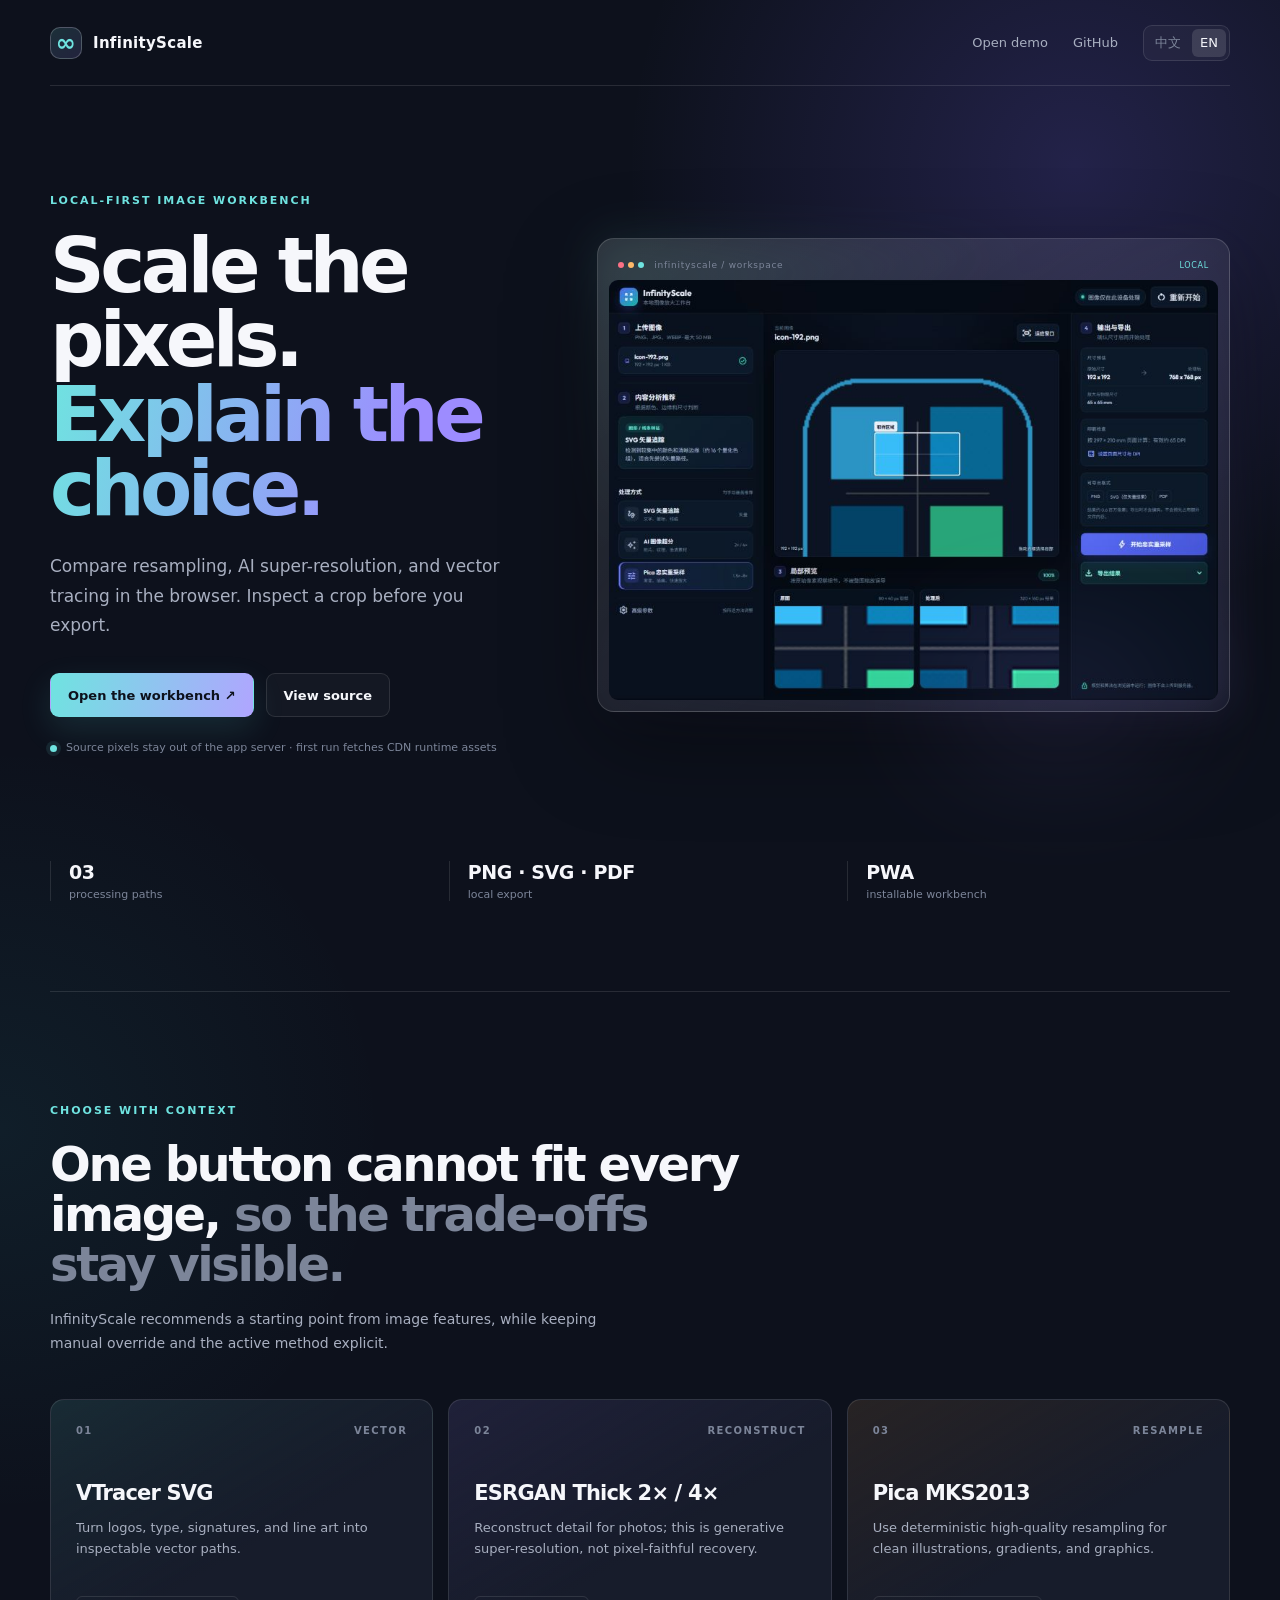
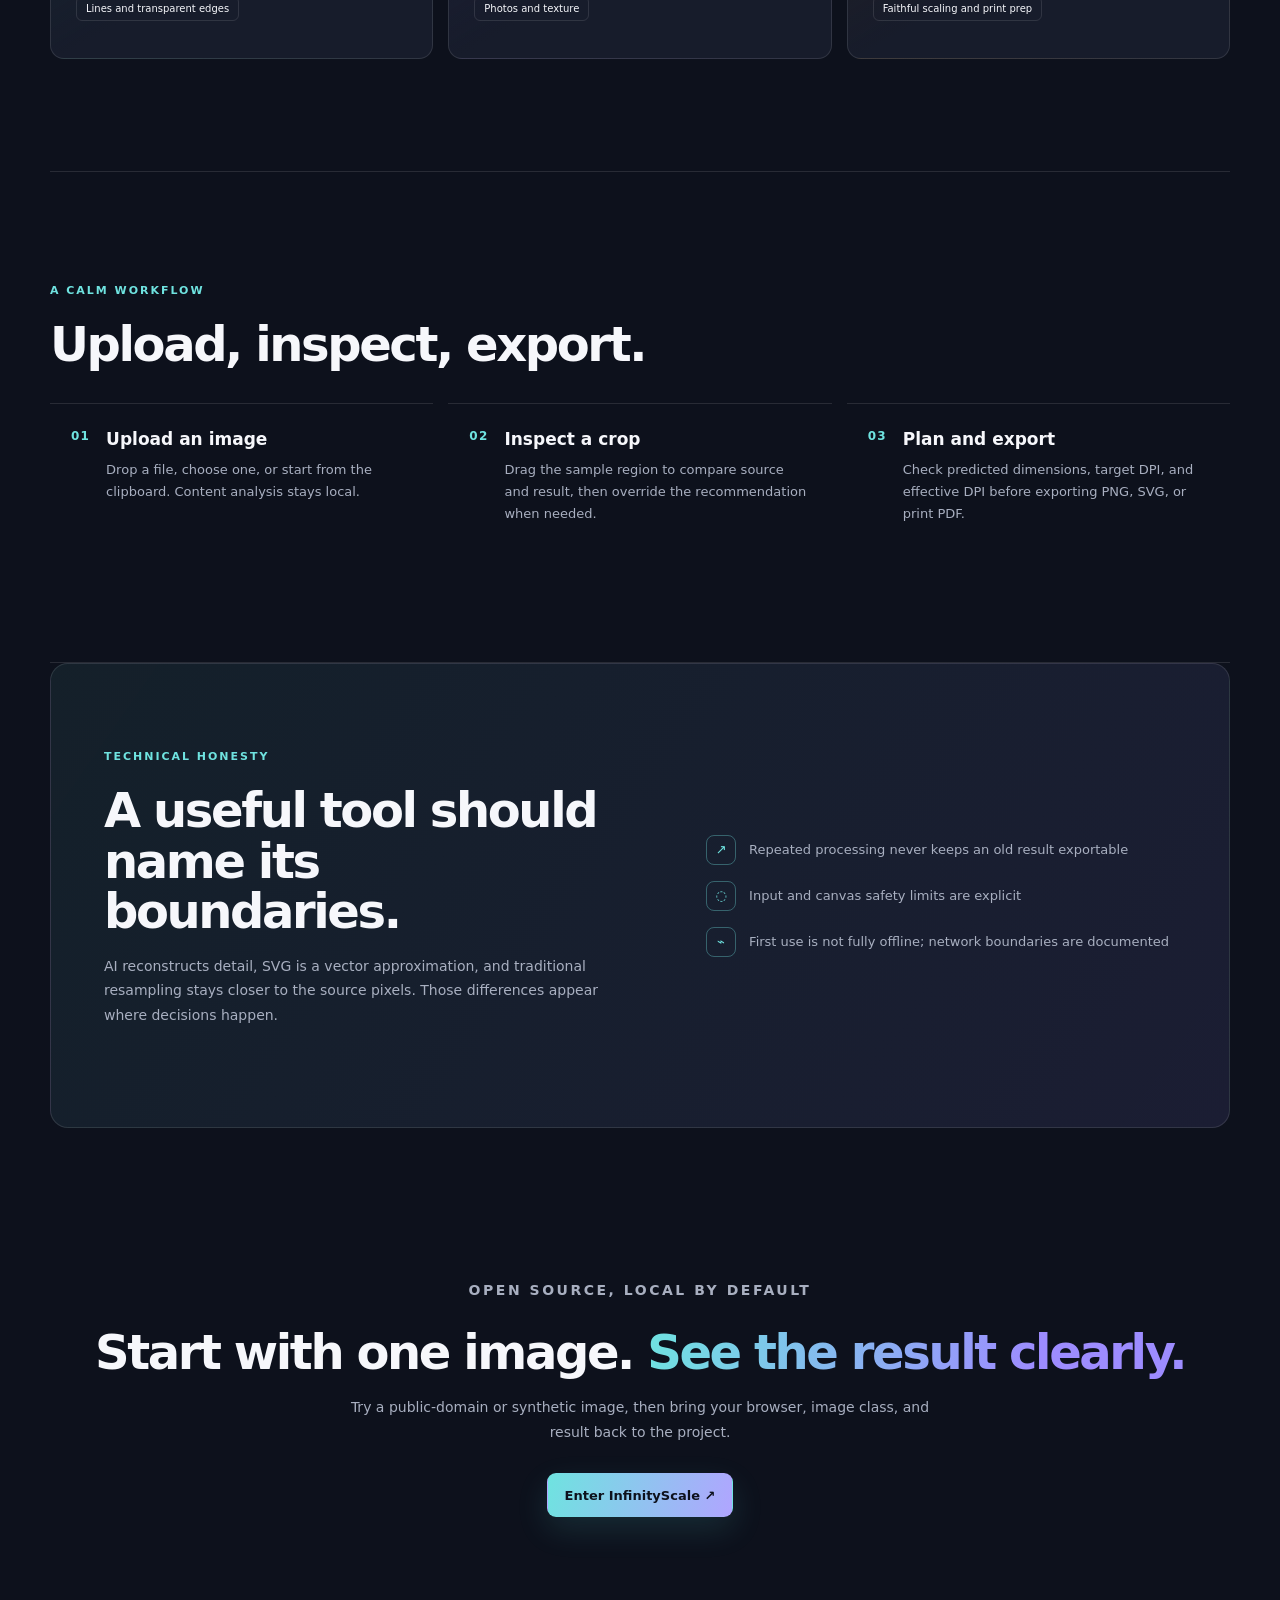
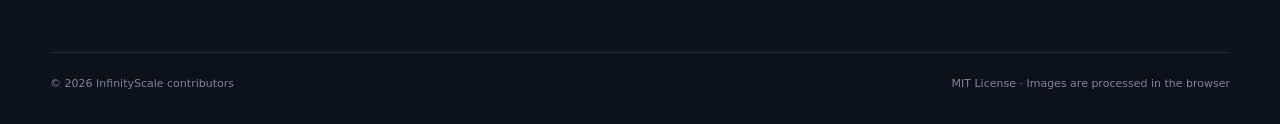
<file: intro/index.html>
<!doctype html>
<html lang="zh-CN">
  <head>
    <meta charset="utf-8">
    <meta name="viewport" content="width=device-width, initial-scale=1">
    <meta name="theme-color" content="#101522">
    <meta name="description" content="InfinityScale：本地优先的浏览器图像放大、矢量追踪与印刷尺寸规划工作台。">
    <title>InfinityScale · 本地优先的图像工作台</title>
    <link rel="stylesheet" href="./styles.css">
  </head>
  <body>
    <div class="page-shell">
      <header class="site-header">
        <a class="brand" href="./" aria-label="InfinityScale home">
          <span class="brand-mark" aria-hidden="true">∞</span>
          <span>InfinityScale</span>
        </a>
        <nav class="site-nav" aria-label="Primary navigation">
          <a href="../" data-i18n="nav.demo">打开 Demo</a>
          <a href="https://github.com/Github37525/infinityscale" target="_blank" rel="noreferrer" data-i18n="nav.github">GitHub</a>
          <div class="language-switch" role="group" aria-label="Language">
            <button type="button" data-lang="zh">中文</button>
            <button type="button" data-lang="en">EN</button>
          </div>
        </nav>
      </header>

      <main>
        <section class="hero section-grid">
          <div class="hero-copy">
            <p class="eyebrow" data-i18n="hero.eyebrow">LOCAL-FIRST IMAGE WORKBENCH</p>
            <h1>
              <span data-i18n="hero.titleLead">把像素放大，</span>
              <span class="gradient-text" data-i18n="hero.titleAccent">把选择说清楚。</span>
            </h1>
            <p class="hero-summary" data-i18n="hero.summary">在浏览器里比较重采样、AI 超分与矢量追踪，先看局部，再决定导出。</p>
            <div class="hero-actions">
              <a class="button button-primary" href="../" data-i18n="hero.primaryCta">打开图像工作台 <span aria-hidden="true">↗</span></a>
              <a class="button button-quiet" href="https://github.com/Github37525/infinityscale" target="_blank" rel="noreferrer" data-i18n="hero.secondaryCta">查看源码</a>
            </div>
            <div class="privacy-note">
              <span class="status-dot" aria-hidden="true"></span>
              <span data-i18n="hero.privacy">原图不上传应用服务器 · 首次运行需加载 CDN 运行库</span>
            </div>
          </div>

          <div class="hero-preview" aria-label="InfinityScale app preview">
            <div class="window-bar">
              <span class="window-dots" aria-hidden="true"><i></i><i></i><i></i></span>
              <span class="window-title">infinityscale / workspace</span>
              <span class="window-status">LOCAL</span>
            </div>
            <img src="../docs/screenshot.png" alt="InfinityScale image processing workspace" data-i18n-attr="alt:hero.imageAlt">
            <div class="preview-glow" aria-hidden="true"></div>
          </div>
        </section>

        <section class="signal-row" aria-label="Project highlights">
          <div><strong>03</strong><span data-i18n="signals.paths">条处理路径</span></div>
          <div><strong>PNG · SVG · PDF</strong><span data-i18n="signals.export">本地导出</span></div>
          <div><strong>PWA</strong><span data-i18n="signals.install">可安装工作台</span></div>
        </section>

        <section class="section-block methods-section">
          <div class="section-heading">
            <p class="eyebrow" data-i18n="methods.eyebrow">CHOOSE WITH CONTEXT</p>
            <h2><span data-i18n="methods.titleLead">不是一个按钮适合所有图像，</span> <span class="muted-heading" data-i18n="methods.titleAccent">而是一组透明取舍。</span></h2>
            <p data-i18n="methods.summary">InfinityScale 根据内容特征给出起点建议，同时始终允许你手动覆盖，并展示真正执行的方法。</p>
          </div>
          <div class="method-grid">
            <article class="method-card method-trace">
              <div class="method-topline"><span>01</span><span data-i18n="methods.trace.label">VECTOR</span></div>
              <h3 data-i18n="methods.trace.title">VTracer SVG</h3>
              <p data-i18n="methods.trace.body">把 Logo、文字、签名和线稿转换成可检查的矢量路径。</p>
              <span class="method-use" data-i18n="methods.trace.use">线条与透明边缘</span>
            </article>
            <article class="method-card method-ai">
              <div class="method-topline"><span>02</span><span data-i18n="methods.ai.label">RECONSTRUCT</span></div>
              <h3 data-i18n="methods.ai.title">ESRGAN Thick 2× / 4×</h3>
              <p data-i18n="methods.ai.body">为照片重建细节；它是生成式超分，不承诺像素级恢复。</p>
              <span class="method-use" data-i18n="methods.ai.use">照片与纹理</span>
            </article>
            <article class="method-card method-resample">
              <div class="method-topline"><span>03</span><span data-i18n="methods.resample.label">RESAMPLE</span></div>
              <h3 data-i18n="methods.resample.title">Pica MKS2013</h3>
              <p data-i18n="methods.resample.body">用确定性的高质量重采样保留已经干净的插画、渐变与图形。</p>
              <span class="method-use" data-i18n="methods.resample.use">忠实放大与印刷准备</span>
            </article>
          </div>
        </section>

        <section class="section-block workflow-section">
          <div class="section-heading compact-heading">
            <p class="eyebrow" data-i18n="workflow.eyebrow">A CALM WORKFLOW</p>
            <h2 data-i18n="workflow.title">上传、观察、导出。</h2>
          </div>
          <div class="workflow-grid">
            <article class="workflow-step">
              <span class="step-number">01</span>
              <div><h3 data-i18n="workflow.upload.title">上传图片</h3><p data-i18n="workflow.upload.body">拖入文件、选择文件，或从剪贴板开始。内容分析只在本地发生。</p></div>
            </article>
            <article class="workflow-step">
              <span class="step-number">02</span>
              <div><h3 data-i18n="workflow.preview.title">看局部对比</h3><p data-i18n="workflow.preview.body">拖动取样框，比较原图和结果；需要时覆盖推荐的方法。</p></div>
            </article>
            <article class="workflow-step">
              <span class="step-number">03</span>
              <div><h3 data-i18n="workflow.export.title">规划并导出</h3><p data-i18n="workflow.export.body">查看预计尺寸、目标 DPI 和有效 DPI，再导出 PNG、SVG 或印刷 PDF。</p></div>
            </article>
          </div>
        </section>

        <section class="trust-panel">
          <div class="trust-copy">
            <p class="eyebrow" data-i18n="trust.eyebrow">TECHNICAL HONESTY</p>
            <h2 data-i18n="trust.title">好工具也要说清楚边界。</h2>
            <p data-i18n="trust.body">AI 会重建细节，SVG 是矢量近似，传统重采样更接近像素保真。页面把这些差异放在用户真正做决定的位置。</p>
          </div>
          <div class="trust-list">
            <div><span class="trust-icon" aria-hidden="true">↗</span><span data-i18n="trust.item1">连续处理不会把旧结果继续导出</span></div>
            <div><span class="trust-icon" aria-hidden="true">◌</span><span data-i18n="trust.item2">输入与画布有明确的浏览器安全上限</span></div>
            <div><span class="trust-icon" aria-hidden="true">⌁</span><span data-i18n="trust.item3">首次使用不是完全离线，网络边界公开说明</span></div>
          </div>
        </section>

        <section class="closing-cta">
          <p class="eyebrow" data-i18n="cta.eyebrow">OPEN SOURCE, LOCAL BY DEFAULT</p>
          <h2><span data-i18n="cta.titleLead">从一张图开始，</span> <span class="gradient-text" data-i18n="cta.titleAccent">把结果看明白。</span></h2>
          <p data-i18n="cta.body">试用公开或合成图片，欢迎把浏览器、图像类型和结果反馈带回项目。</p>
          <a class="button button-primary" href="../" data-i18n="cta.button">进入 InfinityScale <span aria-hidden="true">↗</span></a>
        </section>
      </main>

      <footer class="site-footer">
        <span>© 2026 InfinityScale contributors</span>
        <span data-i18n="footer.note">MIT License · 图片在浏览器内处理</span>
      </footer>
    </div>
    <script src="./script.js" defer></script>
  </body>
</html>
</file>
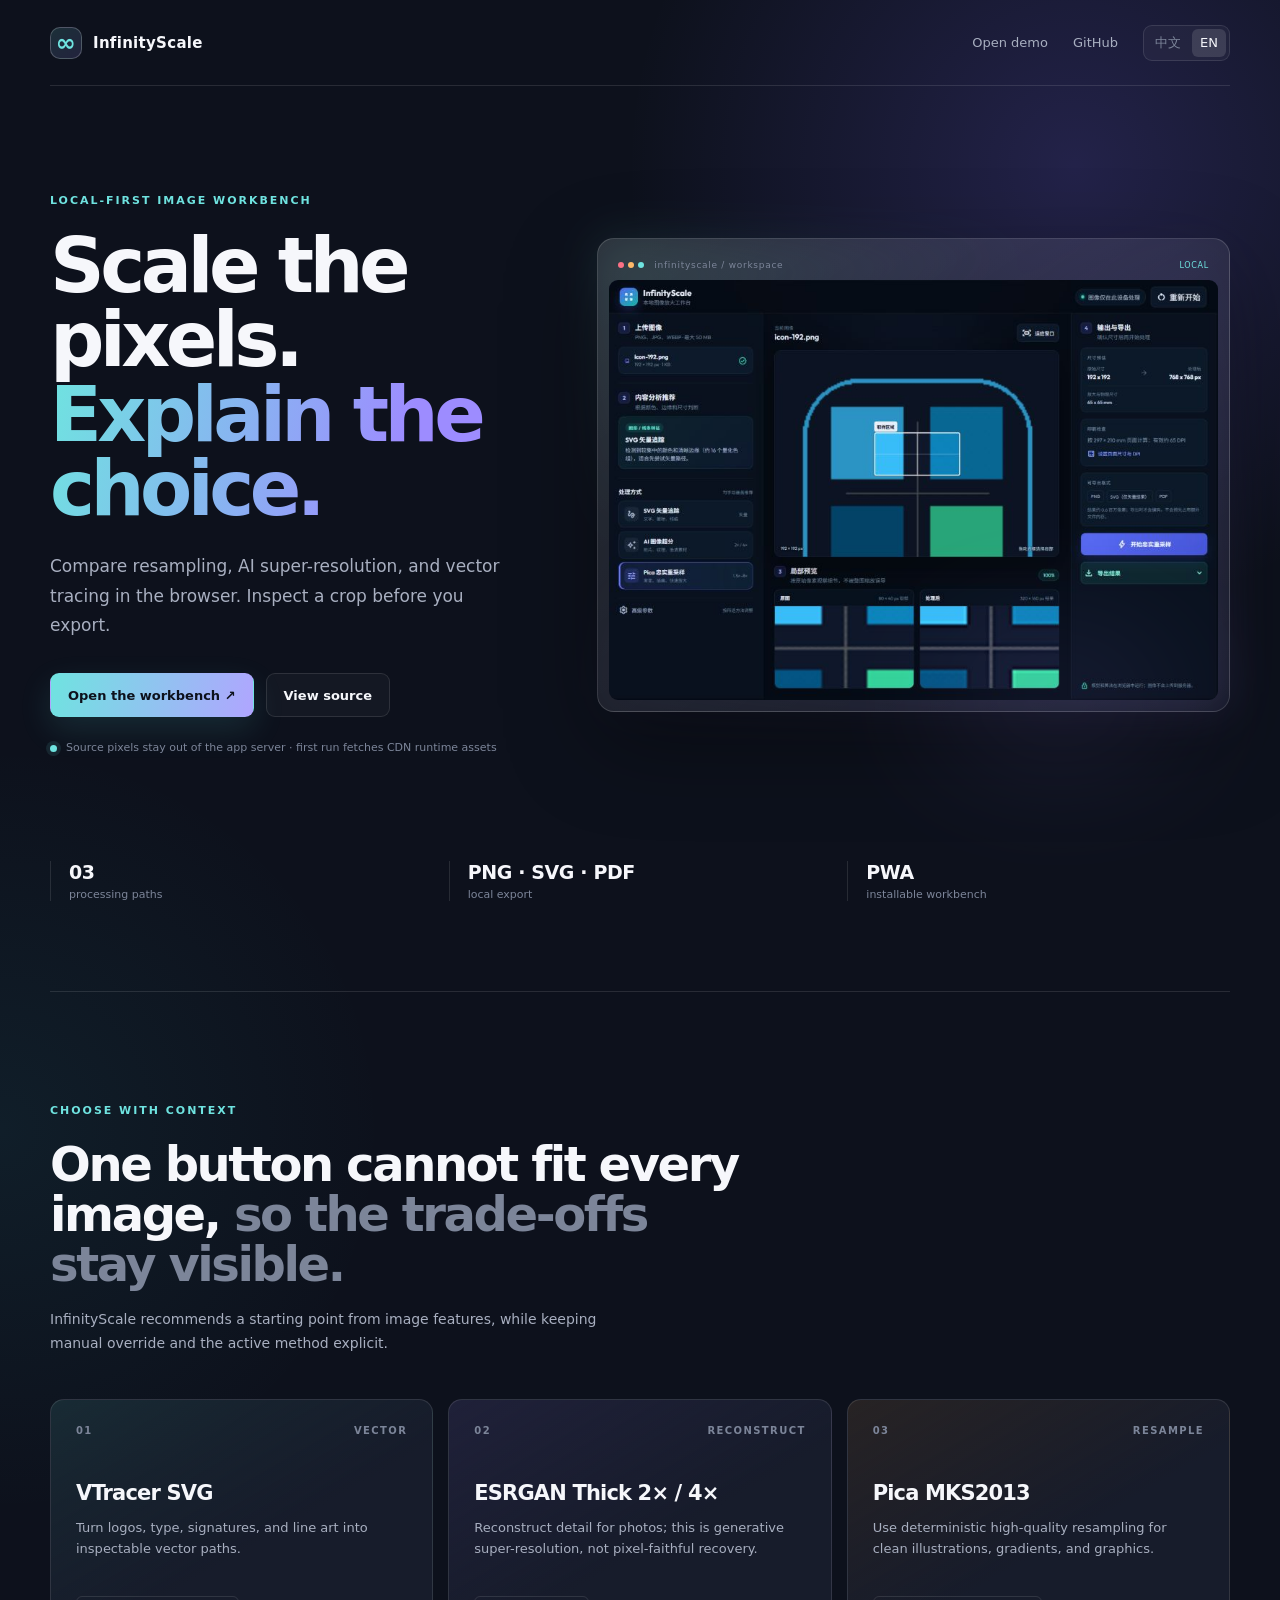
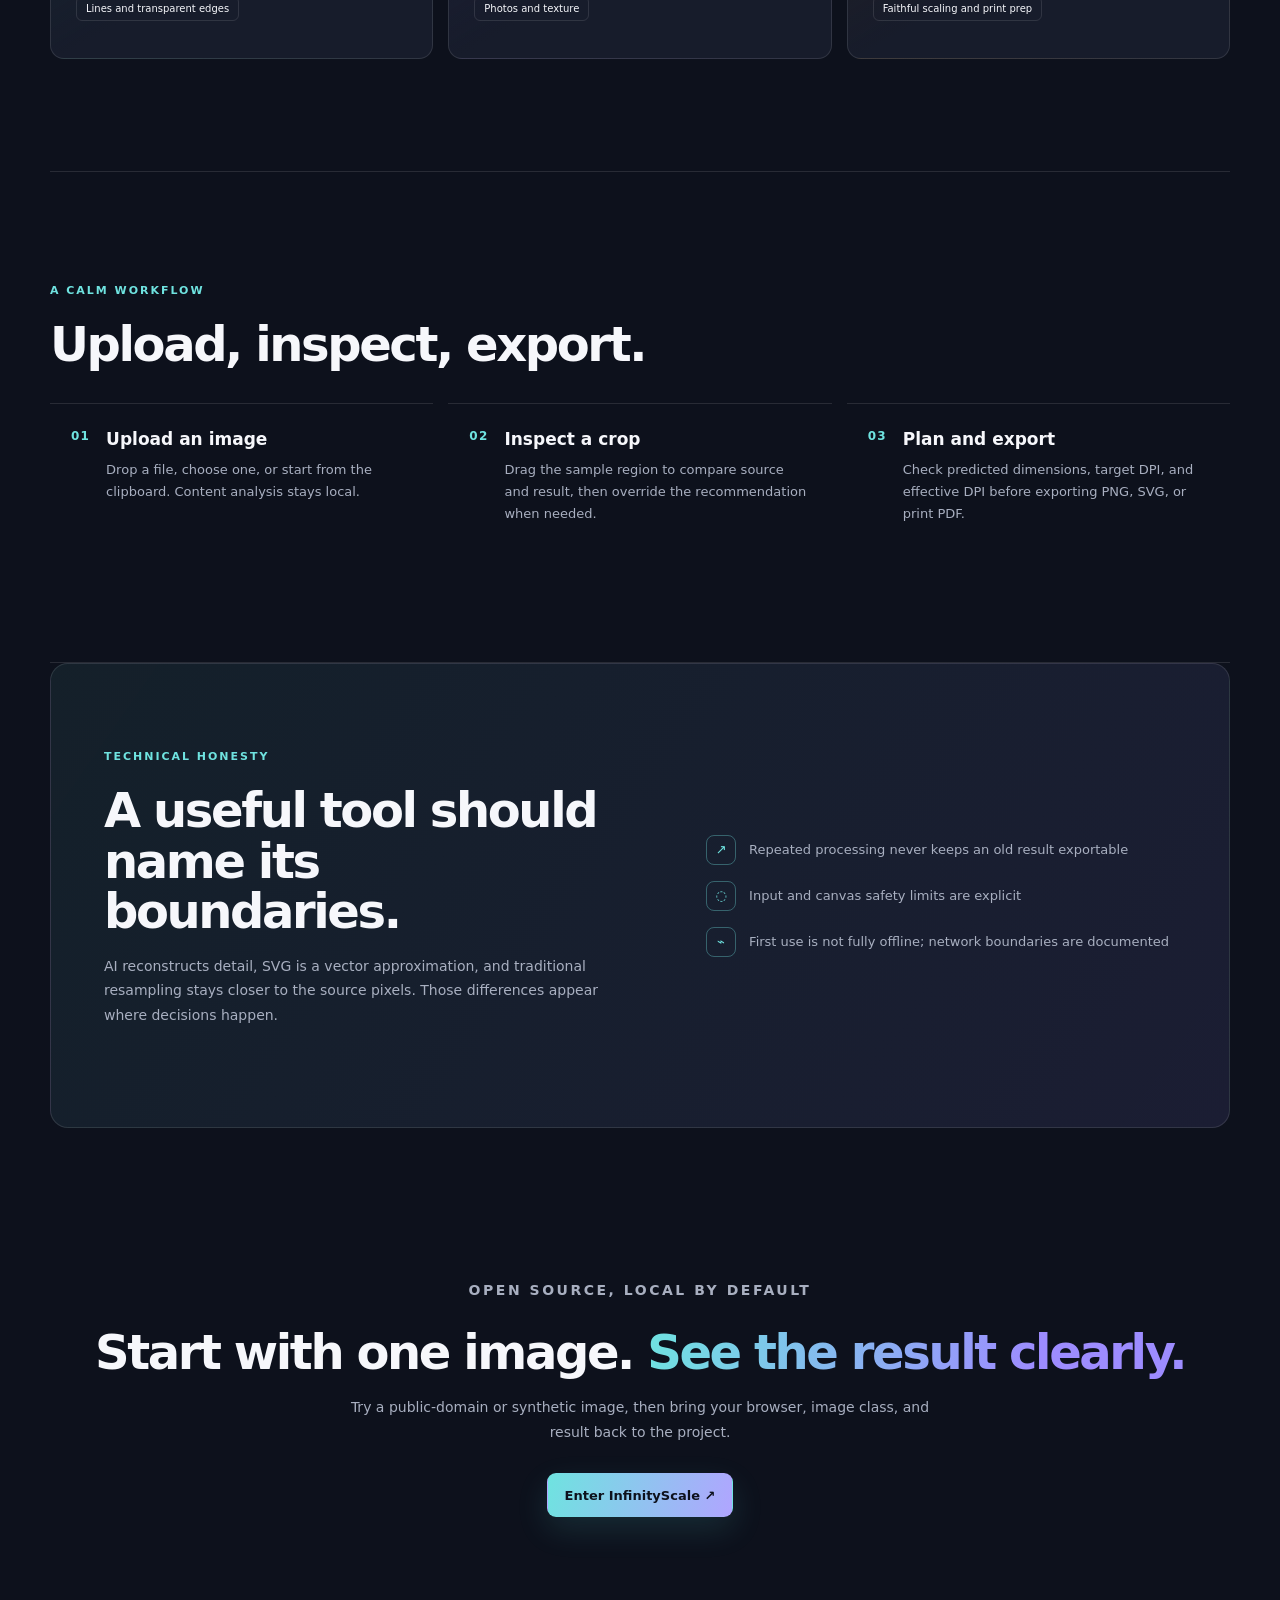
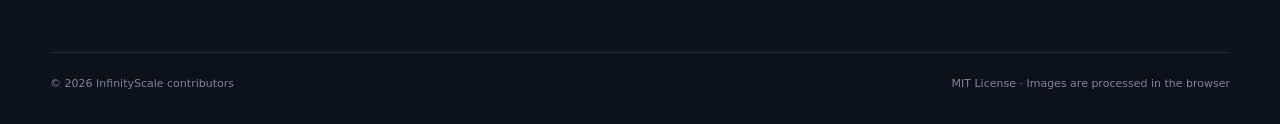
<file: docs/intro/index.html>
<!doctype html>
<html lang="zh-CN">
  <head>
    <meta charset="utf-8">
    <meta name="viewport" content="width=device-width, initial-scale=1">
    <meta name="theme-color" content="#101522">
    <meta name="description" content="InfinityScale：本地优先的浏览器图像放大、矢量追踪与印刷尺寸规划工作台。">
    <title>InfinityScale · 本地优先的图像工作台</title>
    <link rel="stylesheet" href="./styles.css">
  </head>
  <body>
    <div class="page-shell">
      <header class="site-header">
        <a class="brand" href="./" aria-label="InfinityScale home">
          <span class="brand-mark" aria-hidden="true">∞</span>
          <span>InfinityScale</span>
        </a>
        <nav class="site-nav" aria-label="Primary navigation">
          <a href="../" data-i18n="nav.demo">打开 Demo</a>
          <a href="https://github.com/Github37525/infinityscale" target="_blank" rel="noreferrer" data-i18n="nav.github">GitHub</a>
          <div class="language-switch" role="group" aria-label="Language">
            <button type="button" data-lang="zh">中文</button>
            <button type="button" data-lang="en">EN</button>
          </div>
        </nav>
      </header>

      <main>
        <section class="hero section-grid">
          <div class="hero-copy">
            <p class="eyebrow" data-i18n="hero.eyebrow">LOCAL-FIRST IMAGE WORKBENCH</p>
            <h1>
              <span data-i18n="hero.titleLead">把像素放大，</span>
              <span class="gradient-text" data-i18n="hero.titleAccent">把选择说清楚。</span>
            </h1>
            <p class="hero-summary" data-i18n="hero.summary">在浏览器里比较重采样、AI 超分与矢量追踪，先看局部，再决定导出。</p>
            <div class="hero-actions">
              <a class="button button-primary" href="../" data-i18n="hero.primaryCta">打开图像工作台 <span aria-hidden="true">↗</span></a>
              <a class="button button-quiet" href="https://github.com/Github37525/infinityscale" target="_blank" rel="noreferrer" data-i18n="hero.secondaryCta">查看源码</a>
            </div>
            <div class="privacy-note">
              <span class="status-dot" aria-hidden="true"></span>
              <span data-i18n="hero.privacy">原图不上传应用服务器 · 首次运行需加载 CDN 运行库</span>
            </div>
          </div>

          <div class="hero-preview" aria-label="InfinityScale app preview">
            <div class="window-bar">
              <span class="window-dots" aria-hidden="true"><i></i><i></i><i></i></span>
              <span class="window-title">infinityscale / workspace</span>
              <span class="window-status">LOCAL</span>
            </div>
            <img src="../screenshot.png" alt="InfinityScale image processing workspace" data-i18n-attr="alt:hero.imageAlt">
            <div class="preview-glow" aria-hidden="true"></div>
          </div>
        </section>

        <section class="signal-row" aria-label="Project highlights">
          <div><strong>03</strong><span data-i18n="signals.paths">条处理路径</span></div>
          <div><strong>PNG · SVG · PDF</strong><span data-i18n="signals.export">本地导出</span></div>
          <div><strong>PWA</strong><span data-i18n="signals.install">可安装工作台</span></div>
        </section>

        <section class="section-block methods-section">
          <div class="section-heading">
            <p class="eyebrow" data-i18n="methods.eyebrow">CHOOSE WITH CONTEXT</p>
            <h2><span data-i18n="methods.titleLead">不是一个按钮适合所有图像，</span> <span class="muted-heading" data-i18n="methods.titleAccent">而是一组透明取舍。</span></h2>
            <p data-i18n="methods.summary">InfinityScale 根据内容特征给出起点建议，同时始终允许你手动覆盖，并展示真正执行的方法。</p>
          </div>
          <div class="method-grid">
            <article class="method-card method-trace">
              <div class="method-topline"><span>01</span><span data-i18n="methods.trace.label">VECTOR</span></div>
              <h3 data-i18n="methods.trace.title">VTracer SVG</h3>
              <p data-i18n="methods.trace.body">把 Logo、文字、签名和线稿转换成可检查的矢量路径。</p>
              <span class="method-use" data-i18n="methods.trace.use">线条与透明边缘</span>
            </article>
            <article class="method-card method-ai">
              <div class="method-topline"><span>02</span><span data-i18n="methods.ai.label">RECONSTRUCT</span></div>
              <h3 data-i18n="methods.ai.title">ESRGAN Thick 2× / 4×</h3>
              <p data-i18n="methods.ai.body">为照片重建细节；它是生成式超分，不承诺像素级恢复。</p>
              <span class="method-use" data-i18n="methods.ai.use">照片与纹理</span>
            </article>
            <article class="method-card method-resample">
              <div class="method-topline"><span>03</span><span data-i18n="methods.resample.label">RESAMPLE</span></div>
              <h3 data-i18n="methods.resample.title">Pica MKS2013</h3>
              <p data-i18n="methods.resample.body">用确定性的高质量重采样保留已经干净的插画、渐变与图形。</p>
              <span class="method-use" data-i18n="methods.resample.use">忠实放大与印刷准备</span>
            </article>
          </div>
        </section>

        <section class="section-block workflow-section">
          <div class="section-heading compact-heading">
            <p class="eyebrow" data-i18n="workflow.eyebrow">A CALM WORKFLOW</p>
            <h2 data-i18n="workflow.title">上传、观察、导出。</h2>
          </div>
          <div class="workflow-grid">
            <article class="workflow-step">
              <span class="step-number">01</span>
              <div><h3 data-i18n="workflow.upload.title">上传图片</h3><p data-i18n="workflow.upload.body">拖入文件、选择文件，或从剪贴板开始。内容分析只在本地发生。</p></div>
            </article>
            <article class="workflow-step">
              <span class="step-number">02</span>
              <div><h3 data-i18n="workflow.preview.title">看局部对比</h3><p data-i18n="workflow.preview.body">拖动取样框，比较原图和结果；需要时覆盖推荐的方法。</p></div>
            </article>
            <article class="workflow-step">
              <span class="step-number">03</span>
              <div><h3 data-i18n="workflow.export.title">规划并导出</h3><p data-i18n="workflow.export.body">查看预计尺寸、目标 DPI 和有效 DPI，再导出 PNG、SVG 或印刷 PDF。</p></div>
            </article>
          </div>
        </section>

        <section class="trust-panel">
          <div class="trust-copy">
            <p class="eyebrow" data-i18n="trust.eyebrow">TECHNICAL HONESTY</p>
            <h2 data-i18n="trust.title">好工具也要说清楚边界。</h2>
            <p data-i18n="trust.body">AI 会重建细节，SVG 是矢量近似，传统重采样更接近像素保真。页面把这些差异放在用户真正做决定的位置。</p>
          </div>
          <div class="trust-list">
            <div><span class="trust-icon" aria-hidden="true">↗</span><span data-i18n="trust.item1">连续处理不会把旧结果继续导出</span></div>
            <div><span class="trust-icon" aria-hidden="true">◌</span><span data-i18n="trust.item2">输入与画布有明确的浏览器安全上限</span></div>
            <div><span class="trust-icon" aria-hidden="true">⌁</span><span data-i18n="trust.item3">首次使用不是完全离线，网络边界公开说明</span></div>
          </div>
        </section>

        <section class="closing-cta">
          <p class="eyebrow" data-i18n="cta.eyebrow">OPEN SOURCE, LOCAL BY DEFAULT</p>
          <h2><span data-i18n="cta.titleLead">从一张图开始，</span> <span class="gradient-text" data-i18n="cta.titleAccent">把结果看明白。</span></h2>
          <p data-i18n="cta.body">试用公开或合成图片，欢迎把浏览器、图像类型和结果反馈带回项目。</p>
          <a class="button button-primary" href="../" data-i18n="cta.button">进入 InfinityScale <span aria-hidden="true">↗</span></a>
        </section>
      </main>

      <footer class="site-footer">
        <span>© 2026 InfinityScale contributors</span>
        <span data-i18n="footer.note">MIT License · 图片在浏览器内处理</span>
      </footer>
    </div>
    <script src="./script.js" defer></script>
  </body>
</html>
</file>
<file: intro/styles.css>
:root {
  color-scheme: dark;
  --ink: #f6f7fb;
  --muted: #a8afc0;
  --subtle: #7c8599;
  --surface: #171c2b;
  --surface-strong: #1d2436;
  --line: rgba(255, 255, 255, 0.11);
  --purple: #9d8cff;
  --cyan: #6fe3e0;
  --orange: #ffb869;
  --page: #0d111c;
  --max: 1180px;
  font-family: Inter, ui-sans-serif, system-ui, -apple-system, BlinkMacSystemFont, "Segoe UI", sans-serif;
}

* { box-sizing: border-box; }

html { scroll-behavior: smooth; }

body {
  margin: 0;
  min-width: 320px;
  color: var(--ink);
  background:
    radial-gradient(circle at 84% 5%, rgba(123, 103, 255, 0.2), transparent 28rem),
    radial-gradient(circle at 0% 34%, rgba(52, 183, 195, 0.08), transparent 24rem),
    var(--page);
}

a { color: inherit; text-decoration: none; }

button, a { -webkit-tap-highlight-color: transparent; }

.page-shell { overflow: hidden; }

.site-header,
main,
.site-footer {
  width: min(calc(100% - 48px), var(--max));
  margin-inline: auto;
}

.site-header {
  display: flex;
  align-items: center;
  justify-content: space-between;
  min-height: 86px;
  border-bottom: 1px solid var(--line);
}

.brand {
  display: inline-flex;
  align-items: center;
  gap: 11px;
  font-size: 15px;
  font-weight: 700;
  letter-spacing: 0.02em;
}

.brand-mark {
  display: grid;
  place-items: center;
  width: 32px;
  height: 32px;
  border: 1px solid rgba(255, 255, 255, 0.22);
  border-radius: 10px;
  color: var(--cyan);
  font-size: 24px;
  line-height: 1;
  background: linear-gradient(145deg, rgba(111, 227, 224, 0.15), rgba(157, 140, 255, 0.15));
}

.site-nav { display: flex; align-items: center; gap: 25px; color: var(--muted); font-size: 13px; }
.site-nav a:hover { color: var(--ink); }

.language-switch { display: inline-flex; gap: 3px; padding: 3px; border: 1px solid var(--line); border-radius: 9px; background: rgba(255, 255, 255, 0.035); }
.language-switch button { border: 0; border-radius: 6px; padding: 5px 8px; color: var(--subtle); background: transparent; font: inherit; cursor: pointer; }
.language-switch button[aria-pressed="true"] { color: var(--ink); background: rgba(255, 255, 255, 0.12); }
.language-switch button:focus-visible, a:focus-visible { outline: 2px solid var(--cyan); outline-offset: 3px; }

.section-grid { display: grid; grid-template-columns: minmax(0, 0.86fr) minmax(420px, 1.14fr); gap: 70px; align-items: center; }
.hero { padding: 108px 0 82px; }
.eyebrow { margin: 0 0 22px; color: var(--cyan); font-size: 11px; font-weight: 800; letter-spacing: 0.18em; }
h1, h2, h3, p { margin-top: 0; }
h1 { max-width: 620px; margin-bottom: 25px; font-size: clamp(44px, 6vw, 76px); line-height: 0.98; letter-spacing: -0.06em; }
h1 span { display: block; }
.gradient-text { background: linear-gradient(105deg, var(--cyan), var(--purple) 72%); -webkit-background-clip: text; background-clip: text; color: transparent; }
.hero-summary { max-width: 510px; margin-bottom: 32px; color: var(--muted); font-size: 17px; line-height: 1.75; }
.hero-actions { display: flex; flex-wrap: wrap; gap: 12px; align-items: center; }
.button { display: inline-flex; align-items: center; justify-content: center; gap: 9px; min-height: 44px; padding: 0 17px; border: 1px solid transparent; border-radius: 9px; font-size: 13px; font-weight: 750; transition: transform 160ms ease, border-color 160ms ease, background 160ms ease; }
.button:hover { transform: translateY(-2px); }
.button-primary { color: #0d111c; background: linear-gradient(105deg, var(--cyan), #b0a5ff); box-shadow: 0 12px 32px rgba(91, 222, 223, 0.13); }
.button-quiet { color: var(--ink); border-color: var(--line); background: rgba(255, 255, 255, 0.03); }
.privacy-note { display: flex; align-items: center; gap: 9px; margin-top: 23px; color: var(--subtle); font-size: 11px; line-height: 1.5; }
.status-dot { width: 7px; height: 7px; border-radius: 50%; background: var(--cyan); box-shadow: 0 0 0 4px rgba(111, 227, 224, 0.1); }

.hero-preview { position: relative; padding: 11px; border: 1px solid rgba(255, 255, 255, 0.15); border-radius: 17px; background: linear-gradient(145deg, rgba(255, 255, 255, 0.12), rgba(255, 255, 255, 0.025)); box-shadow: 0 30px 90px rgba(0, 0, 0, 0.38); }
.hero-preview::before { position: absolute; inset: -1px; z-index: -1; border-radius: inherit; background: linear-gradient(145deg, rgba(111, 227, 224, 0.22), transparent 35%, rgba(157, 140, 255, 0.24)); content: ""; filter: blur(22px); opacity: 0.65; }
.window-bar { display: flex; align-items: center; height: 30px; padding: 0 9px; color: var(--subtle); font-size: 9px; letter-spacing: 0.08em; }
.window-dots { display: inline-flex; gap: 4px; margin-right: 10px; }
.window-dots i { display: block; width: 6px; height: 6px; border-radius: 50%; background: #fb7185; }
.window-dots i:nth-child(2) { background: var(--orange); }
.window-dots i:nth-child(3) { background: var(--cyan); }
.window-title { flex: 1; }
.window-status { color: var(--cyan); font-size: 8px; }
.hero-preview img { display: block; width: 100%; border-radius: 9px; }
.preview-glow { position: absolute; right: 8%; bottom: -8%; width: 38%; height: 22%; border-radius: 50%; background: var(--purple); filter: blur(70px); opacity: 0.15; pointer-events: none; }

.signal-row { display: grid; grid-template-columns: repeat(3, 1fr); gap: 16px; padding: 22px 0 90px; border-bottom: 1px solid var(--line); }
.signal-row div { display: flex; flex-direction: column; gap: 5px; padding-left: 18px; border-left: 1px solid var(--line); }
.signal-row strong { font-size: 19px; letter-spacing: -0.02em; }
.signal-row span { color: var(--subtle); font-size: 11px; }

.section-block { padding: 112px 0; border-bottom: 1px solid var(--line); }
.section-heading { max-width: 690px; margin-bottom: 43px; }
.section-heading h2, .trust-copy h2, .closing-cta h2 { margin-bottom: 17px; font-size: clamp(30px, 4vw, 48px); line-height: 1.05; letter-spacing: -0.05em; }
.muted-heading { color: var(--subtle); }
.section-heading > p:last-child, .trust-copy > p:last-child, .closing-cta > p { max-width: 600px; color: var(--muted); font-size: 14px; line-height: 1.75; }
.method-grid { display: grid; grid-template-columns: repeat(3, 1fr); gap: 15px; }
.method-card { min-height: 260px; padding: 25px; border: 1px solid var(--line); border-radius: 14px; background: var(--surface); transition: transform 180ms ease, border-color 180ms ease; }
.method-card:hover { transform: translateY(-4px); border-color: rgba(111, 227, 224, 0.37); }
.method-trace { background: linear-gradient(150deg, rgba(111, 227, 224, 0.11), var(--surface) 55%); }
.method-ai { background: linear-gradient(150deg, rgba(157, 140, 255, 0.13), var(--surface) 55%); }
.method-resample { background: linear-gradient(150deg, rgba(255, 184, 105, 0.11), var(--surface) 55%); }
.method-topline { display: flex; justify-content: space-between; margin-bottom: 45px; color: var(--subtle); font-size: 10px; font-weight: 800; letter-spacing: 0.14em; }
.method-card h3 { margin-bottom: 12px; font-size: 21px; letter-spacing: -0.04em; }
.method-card p { min-height: 54px; margin-bottom: 25px; color: var(--muted); font-size: 13px; line-height: 1.65; }
.method-use { display: inline-flex; padding: 6px 9px; border: 1px solid var(--line); border-radius: 6px; color: var(--ink); font-size: 10px; }

.compact-heading { margin-bottom: 34px; }
.workflow-grid { display: grid; grid-template-columns: repeat(3, 1fr); gap: 15px; }
.workflow-step { display: flex; gap: 16px; padding: 25px 21px; border-top: 1px solid var(--line); }
.step-number { color: var(--cyan); font-size: 12px; font-weight: 800; letter-spacing: 0.1em; }
.workflow-step h3 { margin-bottom: 10px; font-size: 17px; }
.workflow-step p { margin-bottom: 0; color: var(--muted); font-size: 13px; line-height: 1.7; }

.trust-panel { display: grid; grid-template-columns: minmax(0, 1fr) minmax(300px, 0.9fr); gap: 80px; align-items: center; padding: 86px 53px; border: 1px solid var(--line); border-radius: 18px; background: linear-gradient(125deg, rgba(111, 227, 224, 0.075), rgba(157, 140, 255, 0.1)); }
.trust-list { display: grid; gap: 16px; }
.trust-list div { display: flex; align-items: center; gap: 13px; color: var(--muted); font-size: 13px; line-height: 1.5; }
.trust-icon { display: grid; flex: 0 0 30px; place-items: center; width: 30px; height: 30px; border: 1px solid rgba(111, 227, 224, 0.35); border-radius: 8px; color: var(--cyan); }

.closing-cta { padding: 150px 0 135px; text-align: center; }
.closing-cta .eyebrow { margin-bottom: 24px; }
.closing-cta h2 { margin-bottom: 18px; }
.closing-cta > p { margin: 0 auto 29px; }
.site-footer { display: flex; justify-content: space-between; gap: 20px; padding: 24px 0 34px; border-top: 1px solid var(--line); color: var(--subtle); font-size: 11px; }

@media (max-width: 840px) {
  .section-grid { grid-template-columns: 1fr; gap: 48px; }
  .hero { padding-top: 78px; }
  .hero-copy { max-width: 650px; }
  .method-grid, .workflow-grid { grid-template-columns: 1fr; }
  .method-card { min-height: unset; }
  .method-topline { margin-bottom: 28px; }
  .trust-panel { grid-template-columns: 1fr; gap: 37px; padding: 42px 28px; }
}

@media (max-width: 560px) {
  .site-header, main, .site-footer { width: min(calc(100% - 32px), var(--max)); }
  .site-header { min-height: 72px; }
  .site-nav { gap: 12px; }
  .site-nav > a { display: none; }
  .hero { padding: 67px 0 61px; }
  h1 { font-size: clamp(42px, 13vw, 60px); }
  .hero-summary { font-size: 15px; }
  .signal-row { gap: 8px; padding-bottom: 62px; }
  .signal-row div { padding-left: 10px; }
  .signal-row strong { font-size: 14px; }
  .signal-row span { font-size: 9px; }
  .section-block { padding: 76px 0; }
  .section-heading h2, .trust-copy h2, .closing-cta h2 { font-size: 34px; }
  .closing-cta { padding: 94px 0 90px; }
  .site-footer { flex-direction: column; padding-bottom: 26px; }
}
</file>
<file: docs/intro/styles.css>
:root {
  color-scheme: dark;
  --ink: #f6f7fb;
  --muted: #a8afc0;
  --subtle: #7c8599;
  --surface: #171c2b;
  --surface-strong: #1d2436;
  --line: rgba(255, 255, 255, 0.11);
  --purple: #9d8cff;
  --cyan: #6fe3e0;
  --orange: #ffb869;
  --page: #0d111c;
  --max: 1180px;
  font-family: Inter, ui-sans-serif, system-ui, -apple-system, BlinkMacSystemFont, "Segoe UI", sans-serif;
}

* { box-sizing: border-box; }

html { scroll-behavior: smooth; }

body {
  margin: 0;
  min-width: 320px;
  color: var(--ink);
  background:
    radial-gradient(circle at 84% 5%, rgba(123, 103, 255, 0.2), transparent 28rem),
    radial-gradient(circle at 0% 34%, rgba(52, 183, 195, 0.08), transparent 24rem),
    var(--page);
}

a { color: inherit; text-decoration: none; }

button, a { -webkit-tap-highlight-color: transparent; }

.page-shell { overflow: hidden; }

.site-header,
main,
.site-footer {
  width: min(calc(100% - 48px), var(--max));
  margin-inline: auto;
}

.site-header {
  display: flex;
  align-items: center;
  justify-content: space-between;
  min-height: 86px;
  border-bottom: 1px solid var(--line);
}

.brand {
  display: inline-flex;
  align-items: center;
  gap: 11px;
  font-size: 15px;
  font-weight: 700;
  letter-spacing: 0.02em;
}

.brand-mark {
  display: grid;
  place-items: center;
  width: 32px;
  height: 32px;
  border: 1px solid rgba(255, 255, 255, 0.22);
  border-radius: 10px;
  color: var(--cyan);
  font-size: 24px;
  line-height: 1;
  background: linear-gradient(145deg, rgba(111, 227, 224, 0.15), rgba(157, 140, 255, 0.15));
}

.site-nav { display: flex; align-items: center; gap: 25px; color: var(--muted); font-size: 13px; }
.site-nav a:hover { color: var(--ink); }

.language-switch { display: inline-flex; gap: 3px; padding: 3px; border: 1px solid var(--line); border-radius: 9px; background: rgba(255, 255, 255, 0.035); }
.language-switch button { border: 0; border-radius: 6px; padding: 5px 8px; color: var(--subtle); background: transparent; font: inherit; cursor: pointer; }
.language-switch button[aria-pressed="true"] { color: var(--ink); background: rgba(255, 255, 255, 0.12); }
.language-switch button:focus-visible, a:focus-visible { outline: 2px solid var(--cyan); outline-offset: 3px; }

.section-grid { display: grid; grid-template-columns: minmax(0, 0.86fr) minmax(420px, 1.14fr); gap: 70px; align-items: center; }
.hero { padding: 108px 0 82px; }
.eyebrow { margin: 0 0 22px; color: var(--cyan); font-size: 11px; font-weight: 800; letter-spacing: 0.18em; }
h1, h2, h3, p { margin-top: 0; }
h1 { max-width: 620px; margin-bottom: 25px; font-size: clamp(44px, 6vw, 76px); line-height: 0.98; letter-spacing: -0.06em; }
h1 span { display: block; }
.gradient-text { background: linear-gradient(105deg, var(--cyan), var(--purple) 72%); -webkit-background-clip: text; background-clip: text; color: transparent; }
.hero-summary { max-width: 510px; margin-bottom: 32px; color: var(--muted); font-size: 17px; line-height: 1.75; }
.hero-actions { display: flex; flex-wrap: wrap; gap: 12px; align-items: center; }
.button { display: inline-flex; align-items: center; justify-content: center; gap: 9px; min-height: 44px; padding: 0 17px; border: 1px solid transparent; border-radius: 9px; font-size: 13px; font-weight: 750; transition: transform 160ms ease, border-color 160ms ease, background 160ms ease; }
.button:hover { transform: translateY(-2px); }
.button-primary { color: #0d111c; background: linear-gradient(105deg, var(--cyan), #b0a5ff); box-shadow: 0 12px 32px rgba(91, 222, 223, 0.13); }
.button-quiet { color: var(--ink); border-color: var(--line); background: rgba(255, 255, 255, 0.03); }
.privacy-note { display: flex; align-items: center; gap: 9px; margin-top: 23px; color: var(--subtle); font-size: 11px; line-height: 1.5; }
.status-dot { width: 7px; height: 7px; border-radius: 50%; background: var(--cyan); box-shadow: 0 0 0 4px rgba(111, 227, 224, 0.1); }

.hero-preview { position: relative; padding: 11px; border: 1px solid rgba(255, 255, 255, 0.15); border-radius: 17px; background: linear-gradient(145deg, rgba(255, 255, 255, 0.12), rgba(255, 255, 255, 0.025)); box-shadow: 0 30px 90px rgba(0, 0, 0, 0.38); }
.hero-preview::before { position: absolute; inset: -1px; z-index: -1; border-radius: inherit; background: linear-gradient(145deg, rgba(111, 227, 224, 0.22), transparent 35%, rgba(157, 140, 255, 0.24)); content: ""; filter: blur(22px); opacity: 0.65; }
.window-bar { display: flex; align-items: center; height: 30px; padding: 0 9px; color: var(--subtle); font-size: 9px; letter-spacing: 0.08em; }
.window-dots { display: inline-flex; gap: 4px; margin-right: 10px; }
.window-dots i { display: block; width: 6px; height: 6px; border-radius: 50%; background: #fb7185; }
.window-dots i:nth-child(2) { background: var(--orange); }
.window-dots i:nth-child(3) { background: var(--cyan); }
.window-title { flex: 1; }
.window-status { color: var(--cyan); font-size: 8px; }
.hero-preview img { display: block; width: 100%; border-radius: 9px; }
.preview-glow { position: absolute; right: 8%; bottom: -8%; width: 38%; height: 22%; border-radius: 50%; background: var(--purple); filter: blur(70px); opacity: 0.15; pointer-events: none; }

.signal-row { display: grid; grid-template-columns: repeat(3, 1fr); gap: 16px; padding: 22px 0 90px; border-bottom: 1px solid var(--line); }
.signal-row div { display: flex; flex-direction: column; gap: 5px; padding-left: 18px; border-left: 1px solid var(--line); }
.signal-row strong { font-size: 19px; letter-spacing: -0.02em; }
.signal-row span { color: var(--subtle); font-size: 11px; }

.section-block { padding: 112px 0; border-bottom: 1px solid var(--line); }
.section-heading { max-width: 690px; margin-bottom: 43px; }
.section-heading h2, .trust-copy h2, .closing-cta h2 { margin-bottom: 17px; font-size: clamp(30px, 4vw, 48px); line-height: 1.05; letter-spacing: -0.05em; }
.muted-heading { color: var(--subtle); }
.section-heading > p:last-child, .trust-copy > p:last-child, .closing-cta > p { max-width: 600px; color: var(--muted); font-size: 14px; line-height: 1.75; }
.method-grid { display: grid; grid-template-columns: repeat(3, 1fr); gap: 15px; }
.method-card { min-height: 260px; padding: 25px; border: 1px solid var(--line); border-radius: 14px; background: var(--surface); transition: transform 180ms ease, border-color 180ms ease; }
.method-card:hover { transform: translateY(-4px); border-color: rgba(111, 227, 224, 0.37); }
.method-trace { background: linear-gradient(150deg, rgba(111, 227, 224, 0.11), var(--surface) 55%); }
.method-ai { background: linear-gradient(150deg, rgba(157, 140, 255, 0.13), var(--surface) 55%); }
.method-resample { background: linear-gradient(150deg, rgba(255, 184, 105, 0.11), var(--surface) 55%); }
.method-topline { display: flex; justify-content: space-between; margin-bottom: 45px; color: var(--subtle); font-size: 10px; font-weight: 800; letter-spacing: 0.14em; }
.method-card h3 { margin-bottom: 12px; font-size: 21px; letter-spacing: -0.04em; }
.method-card p { min-height: 54px; margin-bottom: 25px; color: var(--muted); font-size: 13px; line-height: 1.65; }
.method-use { display: inline-flex; padding: 6px 9px; border: 1px solid var(--line); border-radius: 6px; color: var(--ink); font-size: 10px; }

.compact-heading { margin-bottom: 34px; }
.workflow-grid { display: grid; grid-template-columns: repeat(3, 1fr); gap: 15px; }
.workflow-step { display: flex; gap: 16px; padding: 25px 21px; border-top: 1px solid var(--line); }
.step-number { color: var(--cyan); font-size: 12px; font-weight: 800; letter-spacing: 0.1em; }
.workflow-step h3 { margin-bottom: 10px; font-size: 17px; }
.workflow-step p { margin-bottom: 0; color: var(--muted); font-size: 13px; line-height: 1.7; }

.trust-panel { display: grid; grid-template-columns: minmax(0, 1fr) minmax(300px, 0.9fr); gap: 80px; align-items: center; padding: 86px 53px; border: 1px solid var(--line); border-radius: 18px; background: linear-gradient(125deg, rgba(111, 227, 224, 0.075), rgba(157, 140, 255, 0.1)); }
.trust-list { display: grid; gap: 16px; }
.trust-list div { display: flex; align-items: center; gap: 13px; color: var(--muted); font-size: 13px; line-height: 1.5; }
.trust-icon { display: grid; flex: 0 0 30px; place-items: center; width: 30px; height: 30px; border: 1px solid rgba(111, 227, 224, 0.35); border-radius: 8px; color: var(--cyan); }

.closing-cta { padding: 150px 0 135px; text-align: center; }
.closing-cta .eyebrow { margin-bottom: 24px; }
.closing-cta h2 { margin-bottom: 18px; }
.closing-cta > p { margin: 0 auto 29px; }
.site-footer { display: flex; justify-content: space-between; gap: 20px; padding: 24px 0 34px; border-top: 1px solid var(--line); color: var(--subtle); font-size: 11px; }

@media (max-width: 840px) {
  .section-grid { grid-template-columns: 1fr; gap: 48px; }
  .hero { padding-top: 78px; }
  .hero-copy { max-width: 650px; }
  .method-grid, .workflow-grid { grid-template-columns: 1fr; }
  .method-card { min-height: unset; }
  .method-topline { margin-bottom: 28px; }
  .trust-panel { grid-template-columns: 1fr; gap: 37px; padding: 42px 28px; }
}

@media (max-width: 560px) {
  .site-header, main, .site-footer { width: min(calc(100% - 32px), var(--max)); }
  .site-header { min-height: 72px; }
  .site-nav { gap: 12px; }
  .site-nav > a { display: none; }
  .hero { padding: 67px 0 61px; }
  h1 { font-size: clamp(42px, 13vw, 60px); }
  .hero-summary { font-size: 15px; }
  .signal-row { gap: 8px; padding-bottom: 62px; }
  .signal-row div { padding-left: 10px; }
  .signal-row strong { font-size: 14px; }
  .signal-row span { font-size: 9px; }
  .section-block { padding: 76px 0; }
  .section-heading h2, .trust-copy h2, .closing-cta h2 { font-size: 34px; }
  .closing-cta { padding: 94px 0 90px; }
  .site-footer { flex-direction: column; padding-bottom: 26px; }
}
</file>
